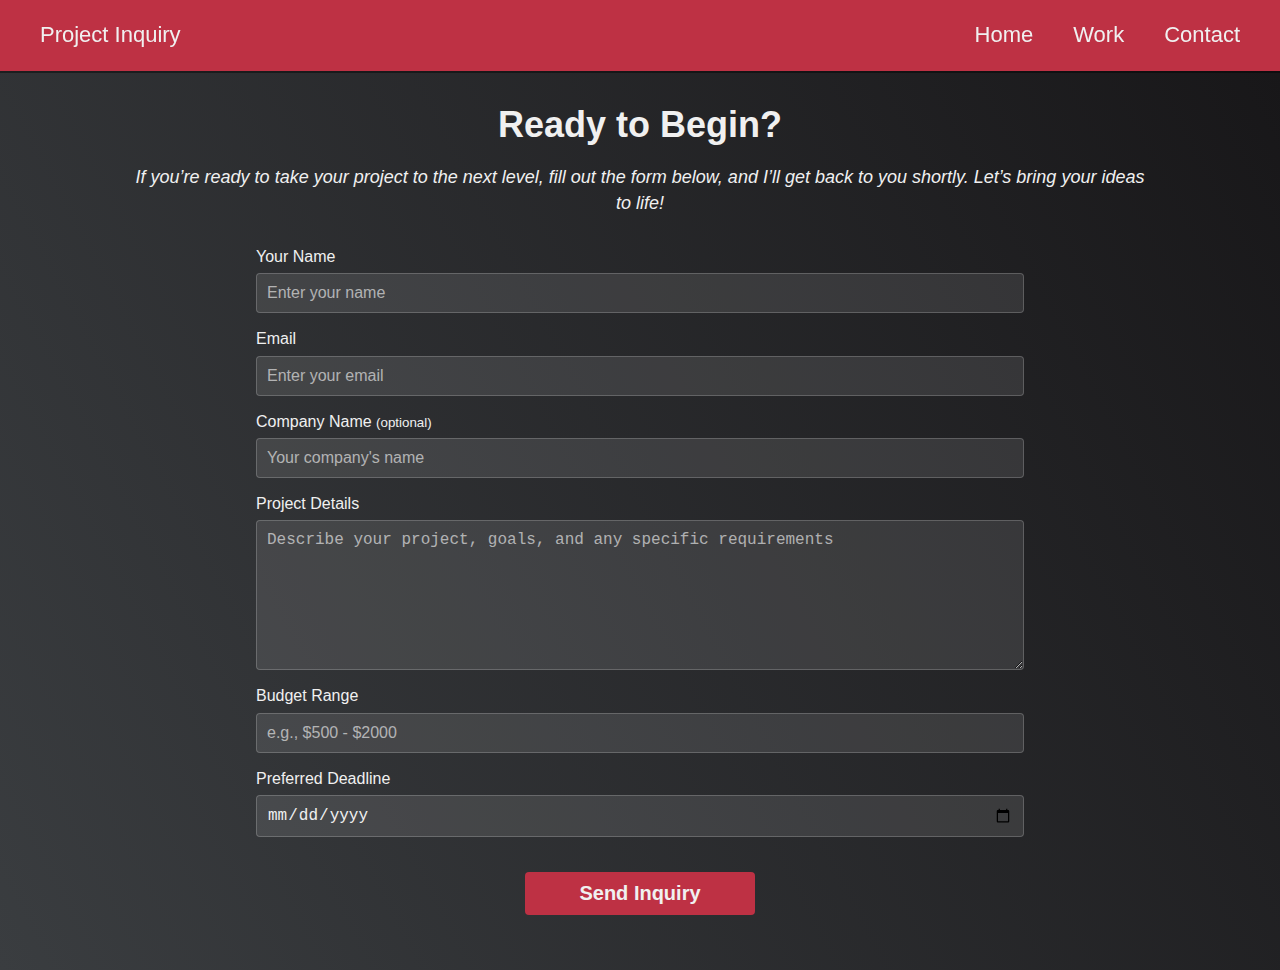
<file: project-inquiry.html>
<!DOCTYPE html>
<html lang="en">
<head>
    <meta charset="UTF-8">
    <meta name="viewport" content="width=device-width, initial-scale=1.0">
    <link rel='stylesheet' href='styles.css'>
    <title> WebWorx - Project Inquiry </title>
</head>
<body>
    <header>
        <nav id='navbar'>
          <ul class="left-nav">
            <li><a href="#contact-form">Project Inquiry</a></li>
          </ul>
          <ul class="right-nav">
            <li><a href='index.html'>Home</a></li>
            <li><a href='work.html'>Work</a></li>
            <li><a href='contact.html'>Contact</a></li>
          </ul>
        </nav>
    </header>
    <div class='container'></div>
    <section id="contact-form">
        <h1>Ready to Begin?</h1>
        <p>If you’re ready to take your project to the next level, fill out the form below, and I’ll get back to you shortly. Let’s bring your ideas to life!</p>
      
        <form>
          <label for="name">Your Name</label>
          <input type="text" id="name" name="name" required placeholder="Enter your name">
      
          <label for="email">Email</label>
          <input type="email" id="email" name="email" required placeholder="Enter your email">
      
          <label for="company">Company Name <small>(optional)</small></label>
          <input type="text" id="company" name="company" placeholder="Your company's name">
      
          <label for="project-details">Project Details</label>
          <textarea id="project-details" name="project-details" required placeholder="Describe your project, goals, and any specific requirements"></textarea>
      
          <label for="budget">Budget Range</label>
          <input type="text" id="budget" name="budget" placeholder="e.g., $500 - $2000">
      
          <label for="deadline">Preferred Deadline</label>
          <input type="date" id="deadline" name="deadline">
      
          <button type="submit">Send Inquiry</button>
        </form>
    </section>   
</body>
</html>
</file>
<file: styles.css>
��/ * G e n e r a l   S t y l e s   a n d   I n i t i a l i z a t i o n s * /  
  
 : r o o t   {  
         - - m a i n - w h i t e :   # f 0 f 0 f 0 ;  
         - - m a i n - r e d :   # b e 3 1 4 4 ;  
         - - m a i n - b l u e :   # 4 5 5 6 7 d ;  
         - - m a i n - g r a y :   # 3 0 3 8 4 1 ;  
     }  
      
 *   {  
         b o x - s i z i n g :   b o r d e r - b o x ;  
         m a r g i n :   0 ;  
         p a d d i n g :   0 ;  
     }  
      
 h t m l   {  
         s c r o l l - b e h a v i o r :   s m o o t h ;  
         f o n t - s i z e :   6 2 . 5 % ;  
     }  
      
 b o d y   {  
         f o n t - f a m i l y :   ' P o p p i n s ' ,   s a n s - s e r i f ;  
         f o n t - s i z e :   1 . 8 r e m ;  
         f o n t - w e i g h t :   4 0 0 ;  
         l i n e - h e i g h t :   1 . 4 ;  
         c o l o r :   v a r ( - - m a i n - w h i t e ) ;  
     }  
  
  
 / * N a v i g a t i o n   B a r   S t y l e s * /  
  
 # n a v b a r   {  
         d i s p l a y :   f l e x ;  
         j u s t i f y - c o n t e n t :   s p a c e - b e t w e e n ;  
         a l i g n - i t e m s :   c e n t e r ;  
         p o s i t i o n :   f i x e d ;  
         w i d t h :   1 0 0 % ;  
         t o p :   0 ;  
         l e f t :   0 ;  
         b a c k g r o u n d - c o l o r :   v a r ( - - m a i n - r e d ) ;  
         b o x - s h a d o w :   0   2 p x   0   r g b a ( 0 ,   0 ,   0 ,   0 . 4 ) ;  
         z - i n d e x :   1 0 ;  
     }  
      
 a   {  
         t e x t - d e c o r a t i o n :   n o n e ;  
         c o l o r :   v a r ( - - m a i n - w h i t e ) ;  
     }  
      
 # n a v b a r   a   {  
         d i s p l a y :   b l o c k ;  
         f o n t - s i z e :   2 . 2 r e m ;  
         p a d d i n g :   2 r e m ;  
     }  
      
 # n a v b a r   a : h o v e r   {  
         b a c k g r o u n d - c o l o r :   v a r ( - - m a i n - b l u e ) ;  
     }  
      
 # n a v b a r   u l   {  
         l i s t - s t y l e - t y p e :   n o n e ;  
         d i s p l a y :   f l e x ;  
         p a d d i n g :   0 ;  
     }  
  
 . l e f t - n a v   {  
         m a r g i n - l e f t :   2 r e m ;  
     }  
      
 . r i g h t - n a v   {  
         m a r g i n - r i g h t :   2 r e m ;  
     }  
  
 / * H o m e   P a g e   S t y l e s * /  
  
 . c o n t a i n e r   {  
         m a r g i n - t o p :   7 0 p x ;  
     }  
      
 # w e l c o m e - s e c t i o n   {  
         b a c k g r o u n d - c o l o r :   # 0 0 0 ;  
         b a c k g r o u n d - i m a g e :   l i n e a r - g r a d i e n t ( 6 2 d e g ,   # 3 a 3 d 4 0   0 % ,   # 1 8 1 7 1 9   1 0 0 % ) ;  
         d i s p l a y :   f l e x ;  
         f l e x - d i r e c t i o n :   c o l u m n ;  
         j u s t i f y - c o n t e n t :   c e n t e r ;  
         a l i g n - i t e m s :   c e n t e r ;  
         w i d t h :   1 0 0 % ;  
         h e i g h t :   c a l c ( 1 0 0 v h   -   7 0 p x ) ;  
     }  
  
 . l o g o   {  
         w i d t h :   5 0 0 p x ;  
         m a x - w i d t h :   1 0 0 % ;  
         h e i g h t :   a u t o ;  
 }  
      
 . t i t l e   {  
         f o n t - f a m i l y :   ' R a l e w a y ' ,   s a n s - s e r i f ;  
         f o n t - w e i g h t :   7 0 0 ;  
         f o n t - s i z e :   6 0 p x ;  
     }  
  
 / * I n q u i r y   P a g e   S t y l e s * /  
  
 # c o n t a c t - f o r m   {  
         d i s p l a y :   f l e x ;  
         f l e x - d i r e c t i o n :   c o l u m n ;  
         a l i g n - i t e m s :   c e n t e r ;  
         b a c k g r o u n d - c o l o r :   # 0 0 0 ;  
         b a c k g r o u n d - i m a g e :   l i n e a r - g r a d i e n t ( 6 2 d e g ,   # 3 a 3 d 4 0   0 % ,   # 1 8 1 7 1 9   1 0 0 % ) ;  
         w i d t h :   1 0 0 % ;  
         m i n - h e i g h t :   1 0 0 v h ;  
     }  
      
 # c o n t a c t - f o r m   h 1   {  
         m a r g i n - t o p :   3 r e m ;  
         f o n t - s i z e :   3 . 6 r e m ;  
         f o n t - w e i g h t :   7 0 0 ;  
         c o l o r :   v a r ( - - m a i n - w h i t e ) ;  
         m a r g i n - b o t t o m :   1 . 5 r e m ;  
         t e x t - a l i g n :   c e n t e r ;  
     }  
      
 # c o n t a c t - f o r m   p   {  
         f o n t - s i z e :   1 . 8 r e m ;  
         f o n t - s t y l e :   i t a l i c ;  
         c o l o r :   v a r ( - - m a i n - w h i t e ) ;  
         m a r g i n - b o t t o m :   3 r e m ;  
         t e x t - a l i g n :   c e n t e r ;  
         m a x - w i d t h :   8 0 % ;  
     }  
  
 / * F o r m   S t y l e s * /  
  
 f o r m   {  
         d i s p l a y :   f l e x ;  
         f l e x - d i r e c t i o n :   c o l u m n ;  
         w i d t h :   6 0 % ;  
     }  
      
 l a b e l   {  
         f o n t - s i z e :   1 . 6 r e m ;  
         c o l o r :   v a r ( - - m a i n - w h i t e ) ;  
         m a r g i n - b o t t o m :   0 . 5 r e m ;  
     }  
      
 i n p u t [ t y p e = " t e x t " ] ,  
 i n p u t [ t y p e = " e m a i l " ] ,  
 i n p u t [ t y p e = " d a t e " ] ,  
 t e x t a r e a   {  
         f o n t - s i z e :   1 . 6 r e m ;  
         p a d d i n g :   1 r e m ;  
         m a r g i n - b o t t o m :   1 . 5 r e m ;  
         b o r d e r :   1 p x   s o l i d   r g b a ( 2 5 5 ,   2 5 5 ,   2 5 5 ,   0 . 2 ) ;  
         b o r d e r - r a d i u s :   4 p x ;  
         b a c k g r o u n d - c o l o r :   r g b a ( 2 5 5 ,   2 5 5 ,   2 5 5 ,   0 . 1 ) ;  
         c o l o r :   v a r ( - - m a i n - w h i t e ) ;  
     }  
      
 i n p u t [ t y p e = " t e x t " ] : : p l a c e h o l d e r ,  
 i n p u t [ t y p e = " e m a i l " ] : : p l a c e h o l d e r ,  
 t e x t a r e a : : p l a c e h o l d e r   {  
         c o l o r :   r g b a ( 2 5 5 ,   2 5 5 ,   2 5 5 ,   0 . 6 ) ;  
     }  
      
 t e x t a r e a   {  
         m i n - h e i g h t :   1 5 0 p x ;  
         r e s i z e :   v e r t i c a l ;  
     }  
      
 b u t t o n [ t y p e = " s u b m i t " ]   {  
         f o n t - s i z e :   2 r e m ;  
         f o n t - w e i g h t :   6 0 0 ;  
         c o l o r :   v a r ( - - m a i n - w h i t e ) ;  
         b a c k g r o u n d - c o l o r :   v a r ( - - m a i n - r e d ) ;  
         p a d d i n g :   1 r e m   2 r e m ;  
         b o r d e r :   n o n e ;  
         b o r d e r - r a d i u s :   4 p x ;  
         c u r s o r :   p o i n t e r ;  
         t r a n s i t i o n :   b a c k g r o u n d - c o l o r   0 . 3 s   e a s e ;  
         m a r g i n - t o p :   2 r e m ;  
         w i d t h :   3 0 % ;  
         a l i g n - s e l f :   c e n t e r ;  
     }  
      
 b u t t o n [ t y p e = " s u b m i t " ] : h o v e r   {  
         b a c k g r o u n d - c o l o r :   v a r ( - - m a i n - b l u e ) ;  
     }  
      
 @ m e d i a   ( m a x - w i d t h :   6 0 0 p x )   {  
         # c o n t a c t - f o r m   {  
                 p a d d i n g :   2 r e m ;  
         }  
      
         # c o n t a c t - f o r m   h 1   {  
                 f o n t - s i z e :   3 r e m ;  
         }  
      
         # c o n t a c t - f o r m   p   {  
                 f o n t - s i z e :   1 . 6 r e m ;  
         }  
      
         i n p u t [ t y p e = " t e x t " ] ,  
         i n p u t [ t y p e = " e m a i l " ] ,  
         i n p u t [ t y p e = " d a t e " ] ,  
         t e x t a r e a ,  
         b u t t o n [ t y p e = " s u b m i t " ]   {  
                 f o n t - s i z e :   1 . 6 r e m ;  
         }  
     }  
  
 / * P r o j e c t s   P a g e   S t y l e s * /  
      
 # p r o j e c t s   {  
         b a c k g r o u n d - c o l o r :   v a r ( - - m a i n - b l u e ) ;  
         t e x t - a l i g n :   c e n t e r ;  
         p a d d i n g :   1 0 r e m   2 r e m ;  
     }  
      
 . p r o j e c t s - t i t l e   {  
         b o r d e r - b o t t o m :   0 . 2 r e m   s o l i d   v a r ( - - m a i n - w h i t e ) ;  
         m a x - w i d t h :   6 4 0 p x ;  
         m a r g i n :   0   a u t o   6 r e m   a u t o ;  
         f o n t - s i z e :   4 0 p x ;  
     }  
      
 . g r i d   {  
         d i s p l a y :   g r i d ;  
         g r i d - t e m p l a t e - c o l u m n s :   r e p e a t ( a u t o - f i t ,   m i n m a x ( 3 2 0 p x ,   1 f r ) ) ;  
         g r i d - g a p :   4 r e m ;  
         w i d t h :   1 0 0 % ;  
         m a x - w i d t h :   1 2 8 0 p x ;  
         m a r g i n :   0   a u t o ;  
         m a r g i n - b o t t o m :   6 r e m ;  
     }  
      
 . p r o j e c t - t i l e   {  
         b a c k g r o u n d :   v a r ( - - m a i n - g r a y ) ;  
         b o x - s h a d o w :   1 p x   1 p x   2 p x   r g b a ( 0 ,   0 ,   0 ,   0 . 5 ) ;  
         b o r d e r - r a d i u s :   2 p x ;  
     }  
      
 . p r o j e c t - t i l e   i m g   {  
         h e i g h t :   c a l c ( 1 0 0 %   -   6 . 8 r e m ) ;  
         w i d t h :   1 0 0 % ;  
         o b j e c t - f i t :   c o v e r ;  
     }  
      
 . p r o j e c t - t i t l e   {  
         p a d d i n g :   2 r e m   0 . 5 r e m ;  
         f o n t - s i z e :   2 r e m ;  
     }  
      
 b u t t o n   {  
         f o n t - s i z e :   2 r e m ;  
         b a c k g r o u n d :   v a r ( - - m a i n - g r a y ) ;  
         c o l o r :   v a r ( - - m a i n - w h i t e ) ;  
         p a d d i n g :   1 r e m   2 r e m ;  
         b o r d e r :   n o n e ;  
         b o r d e r - r a d i u s :   2 p x ;  
         t r a n s i t i o n :   b a c k g r o u n d   0 . 3 s   e a s e - o u t ;  
     }  
      
 b u t t o n : h o v e r   {  
         b a c k g r o u n d :   v a r ( - - m a i n - r e d ) ;  
     }  
      
 . a r r o w   {  
         f o n t - w e i g h t :   b o l d ;  
     }  
      
 / * C o n t a c t   P a g e   S t y l e s * /  
  
 # c o n t a c t   {  
         b a c k g r o u n d - c o l o r :   v a r ( - - m a i n - g r a y ) ;  
         h e i g h t :   9 0 v h ;  
         w i d t h :   1 0 0 % ;  
     }  
      
 . c o n t a c t s - t i t l e   {  
         c o l o r :   v a r ( - - m a i n - w h i t e ) ;  
         t e x t - a l i g n :   c e n t e r ;  
         f o n t - s i z e :   6 r e m ;  
         f o n t - w e i g h t :   7 0 0 ;  
     }  
      
 . c o n t a c t s - d e s c   {  
         f o n t - s t y l e :   i t a l i c ;  
         t e x t - a l i g n :   c e n t e r ;  
     }  
      
 . c o n t a c t s   u l   {  
         l i s t - s t y l e - t y p e :   n o n e ;  
     }  
      
 . c o n t a c t s   {  
         d i s p l a y :   f l e x ;  
         f l e x - d i r e c t i o n :   c o l u m n ;  
         j u s t i f y - c o n t e n t :   c e n t e r ;  
         a l i g n - i t e m s :   c e n t e r ;  
         w i d t h :   1 0 0 % ;  
         f l e x - w r a p :   w r a p ;  
     }  
      
 . c o n t a c t s   u l   {  
         d i s p l a y :   f l e x ;  
         f l e x - d i r e c t i o n :   r o w ;  
         j u s t i f y - c o n t e n t :   c e n t e r ;  
         a l i g n - i t e m s :   c e n t e r ;  
         f o n t - s i z e :   2 . 4 r e m ;  
         p a d d i n g :   1 r e m   2 r e m ;  
         m a r g i n - t o p :   4 r e m ;  
     }  
      
 . c o n t a c t s   u l   l i   {  
         p a d d i n g :   1 r e m   2 r e m ;  
     }  
      
 f o o t e r   {  
         b a c k g r o u n d - c o l o r :   v a r ( - - m a i n - g r a y ) ;  
         b o r d e r - t o p :   4 p x   s o l i d   v a r ( - - m a i n - r e d ) ;  
         d i s p l a y :   f l e x ;  
         j u s t i f y - c o n t e n t :   s p a c e - e v e n l y ;  
         a l i g n - i t e m s :   c e n t e r ;  
         p a d d i n g :   2 r e m ;  
         h e i g h t :   1 0 v h ;  
     }  
      
      
      
      
      
      
      
      
 
</file>
